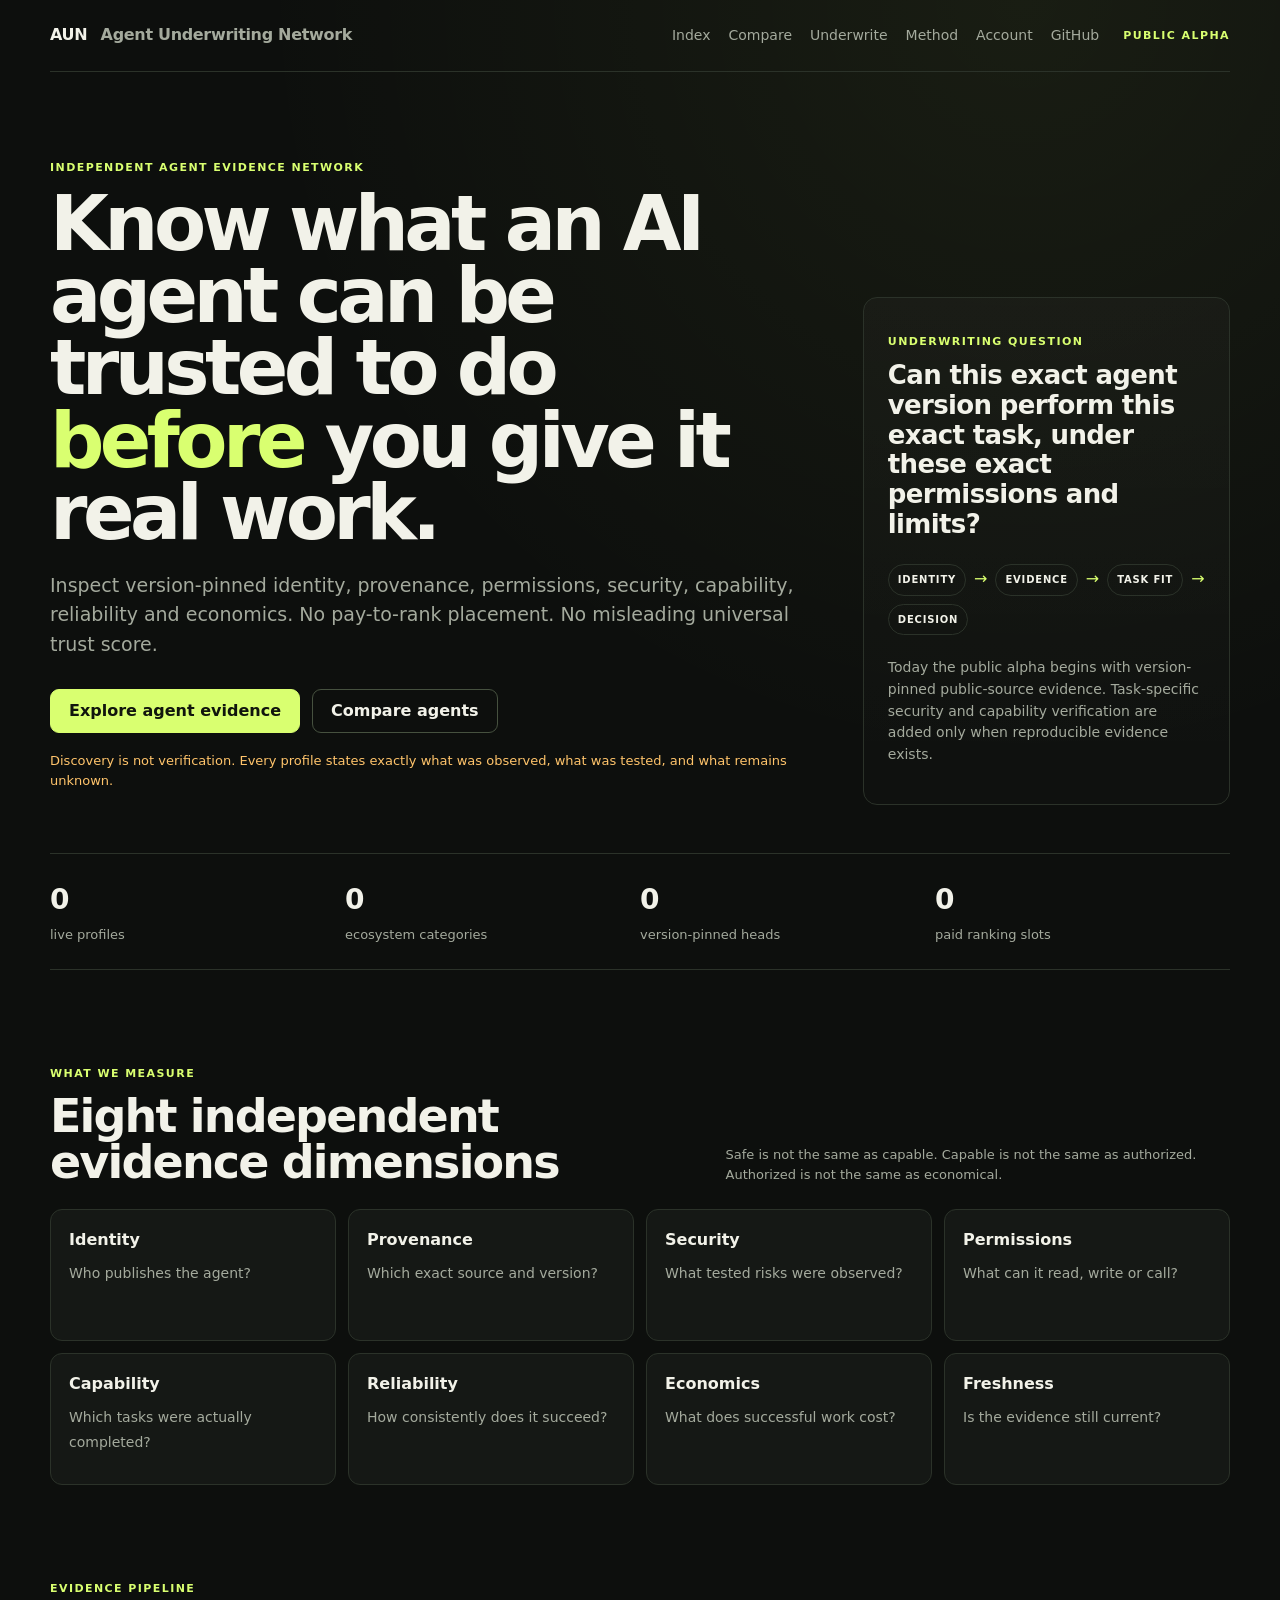
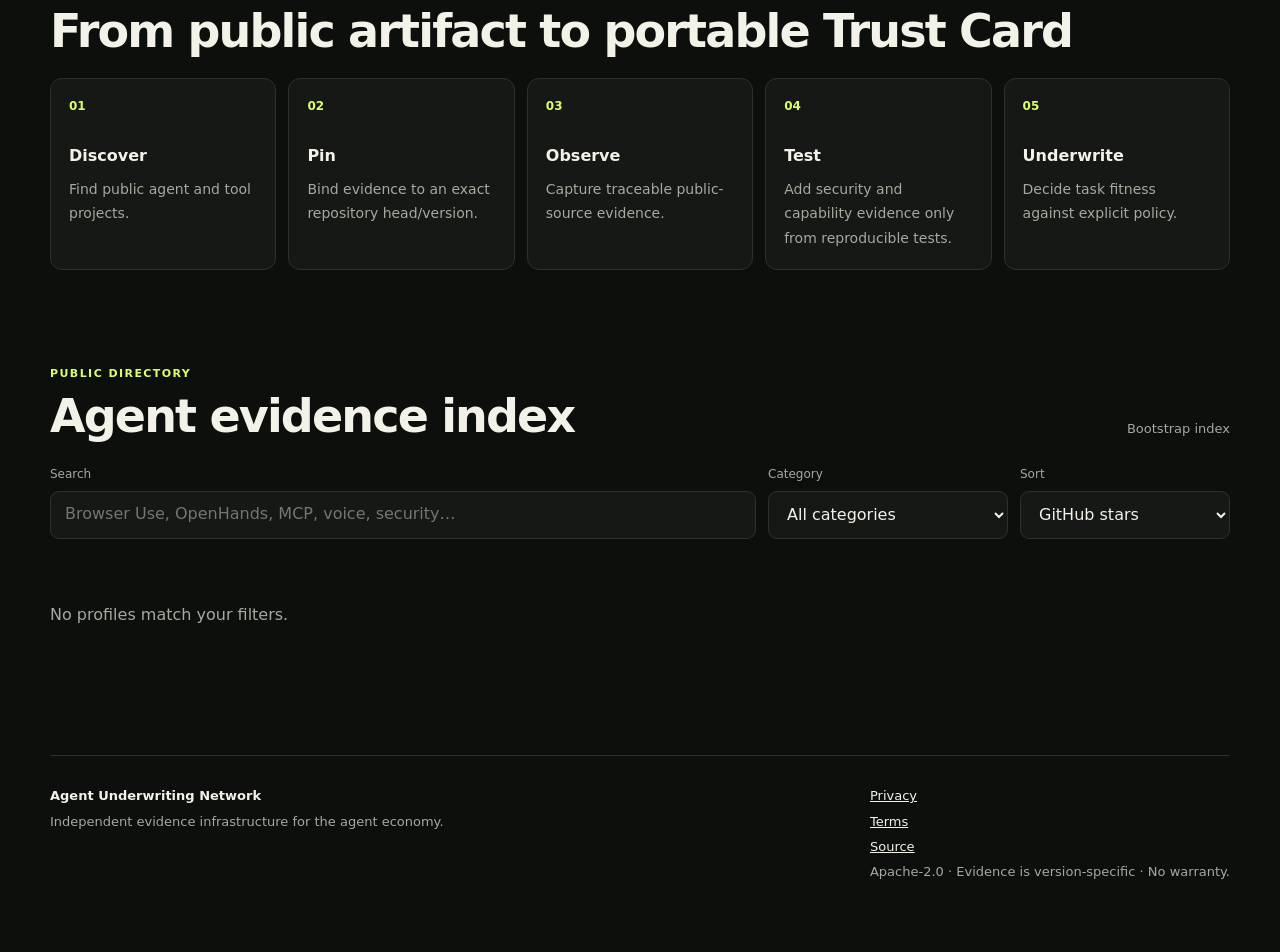
<file: site/index.html>
<!doctype html>
<html lang="en">
<head>
  <meta charset="utf-8">
  <meta name="viewport" content="width=device-width, initial-scale=1">
  <title>Agent Underwriting Network — Evidence before trust</title>
  <meta name="description" content="Independent, version-pinned evidence and task-fitness signals for AI agents, MCP tools and agent infrastructure.">
  <meta name="robots" content="index,follow">
  <link rel="stylesheet" href="./styles.css?v=96c4be2">
  <script src="./runtime-config.js"></script>
  <meta name="google-site-verification" content="dOq6SLPOyrR1d8k2igVFJS39u2hg8grKuZomkGOlYxs"></head>
<body>
  <header class="shell header">
    <a class="brand" href="./">AUN <span>Agent Underwriting Network</span></a>
    <nav class="nav">
      <a href="#index">Index</a>
      <a href="./compare.html">Compare</a>
      <a href="./underwrite.html">Underwrite</a>
      <a href="#method">Method</a>
      <a href="./account.html">Account</a>
      <a href="https://github.com/2nedimucrs-by/agent-underwriting-network" target="_blank" rel="noreferrer">GitHub</a>
    </nav>
    <span class="phase">PUBLIC ALPHA</span>
  </header>

  <main>
    <section class="shell hero hero-strong">
      <div class="hero-copy">
        <p class="eyebrow">INDEPENDENT AGENT EVIDENCE NETWORK</p>
        <h1>Know what an AI agent can be trusted to do <em>before</em> you give it real work.</h1>
        <p class="lede">Inspect version-pinned identity, provenance, permissions, security, capability, reliability and economics. No pay-to-rank placement. No misleading universal trust score.</p>
        <div class="hero-actions">
          <a class="button" href="#index">Explore agent evidence</a>
          <a class="button secondary" href="./compare.html">Compare agents</a>
        </div>
        <p class="notice">Discovery is not verification. Every profile states exactly what was observed, what was tested, and what remains unknown.</p>
      </div>
      <aside class="hero-proof">
        <p class="panel-label">UNDERWRITING QUESTION</p>
        <h2>Can this exact agent version perform this exact task, under these exact permissions and limits?</h2>
        <div class="proof-flow">
          <span>IDENTITY</span><i>→</i><span>EVIDENCE</span><i>→</i><span>TASK FIT</span><i>→</i><span>DECISION</span>
        </div>
        <p>Today the public alpha begins with version-pinned public-source evidence. Task-specific security and capability verification are added only when reproducible evidence exists.</p>
      </aside>
    </section>

    <section class="shell stats stats-strong" aria-label="Index summary">
      <div><strong id="count">0</strong><span>live profiles</span></div>
      <div><strong id="category-count">0</strong><span>ecosystem categories</span></div>
      <div><strong id="version-pinned">0</strong><span>version-pinned heads</span></div>
      <div><strong>0</strong><span>paid ranking slots</span></div>
    </section>

    <section class="shell section-block" id="method">
      <div class="section-title wide-title">
        <div>
          <p class="eyebrow">WHAT WE MEASURE</p>
          <h2>Eight independent evidence dimensions</h2>
        </div>
        <p>Safe is not the same as capable. Capable is not the same as authorized. Authorized is not the same as economical.</p>
      </div>
      <div class="dimension-explainer">
        <article><strong>Identity</strong><span>Who publishes the agent?</span></article>
        <article><strong>Provenance</strong><span>Which exact source and version?</span></article>
        <article><strong>Security</strong><span>What tested risks were observed?</span></article>
        <article><strong>Permissions</strong><span>What can it read, write or call?</span></article>
        <article><strong>Capability</strong><span>Which tasks were actually completed?</span></article>
        <article><strong>Reliability</strong><span>How consistently does it succeed?</span></article>
        <article><strong>Economics</strong><span>What does successful work cost?</span></article>
        <article><strong>Freshness</strong><span>Is the evidence still current?</span></article>
      </div>
    </section>

    <section class="shell section-block process-block">
      <div class="section-title">
        <div>
          <p class="eyebrow">EVIDENCE PIPELINE</p>
          <h2>From public artifact to portable Trust Card</h2>
        </div>
      </div>
      <div class="process">
        <article><b>01</b><strong>Discover</strong><span>Find public agent and tool projects.</span></article>
        <article><b>02</b><strong>Pin</strong><span>Bind evidence to an exact repository head/version.</span></article>
        <article><b>03</b><strong>Observe</strong><span>Capture traceable public-source evidence.</span></article>
        <article><b>04</b><strong>Test</strong><span>Add security and capability evidence only from reproducible tests.</span></article>
        <article><b>05</b><strong>Underwrite</strong><span>Decide task fitness against explicit policy.</span></article>
      </div>
    </section>

    <section class="shell section-block" id="index">
      <div class="section-title directory-title">
        <div>
          <p class="eyebrow">PUBLIC DIRECTORY</p>
          <h2>Agent evidence index</h2>
        </div>
        <span id="updated">Loading index…</span>
      </div>

      <div class="directory-toolbar">
        <label>
          <span>Search</span>
          <input id="search" class="search" type="search" placeholder="Browser Use, OpenHands, MCP, voice, security…" autocomplete="off">
        </label>
        <label>
          <span>Category</span>
          <select id="category" class="select">
            <option value="">All categories</option>
          </select>
        </label>
        <label>
          <span>Sort</span>
          <select id="sort" class="select">
            <option value="stars">GitHub stars</option>
            <option value="name">Name</option>
            <option value="fresh">Recently pushed</option>
          </select>
        </label>
      </div>

      <div id="agents" class="grid agent-grid"></div>
      <p id="empty" class="empty">No profiles match your filters.</p>
      <div id="failures" class="index-health" hidden></div>
    </section>
  </main>

  <div id="compare-bar" class="compare-bar" hidden>
    <div><strong id="compare-count">0</strong> selected <span>Choose up to 4 projects.</span></div>
    <div>
      <button id="clear-compare" class="text-button" type="button">Clear</button>
      <button id="compare-now" class="button" type="button">Compare selected</button>
    </div>
  </div>

  <footer class="shell footer">
    <div><strong>Agent Underwriting Network</strong><span>Independent evidence infrastructure for the agent economy.</span></div>
    <div><a href="./privacy.html">Privacy</a><a href="./terms.html">Terms</a><a href="https://github.com/2nedimucrs-by/agent-underwriting-network" target="_blank" rel="noreferrer">Source</a><span>Apache-2.0 · Evidence is version-specific · No warranty.</span></div>
  </footer>

  <script src="./analytics.js"></script>
  <script src="./app.js" defer></script>
</body>
</html>
</file>
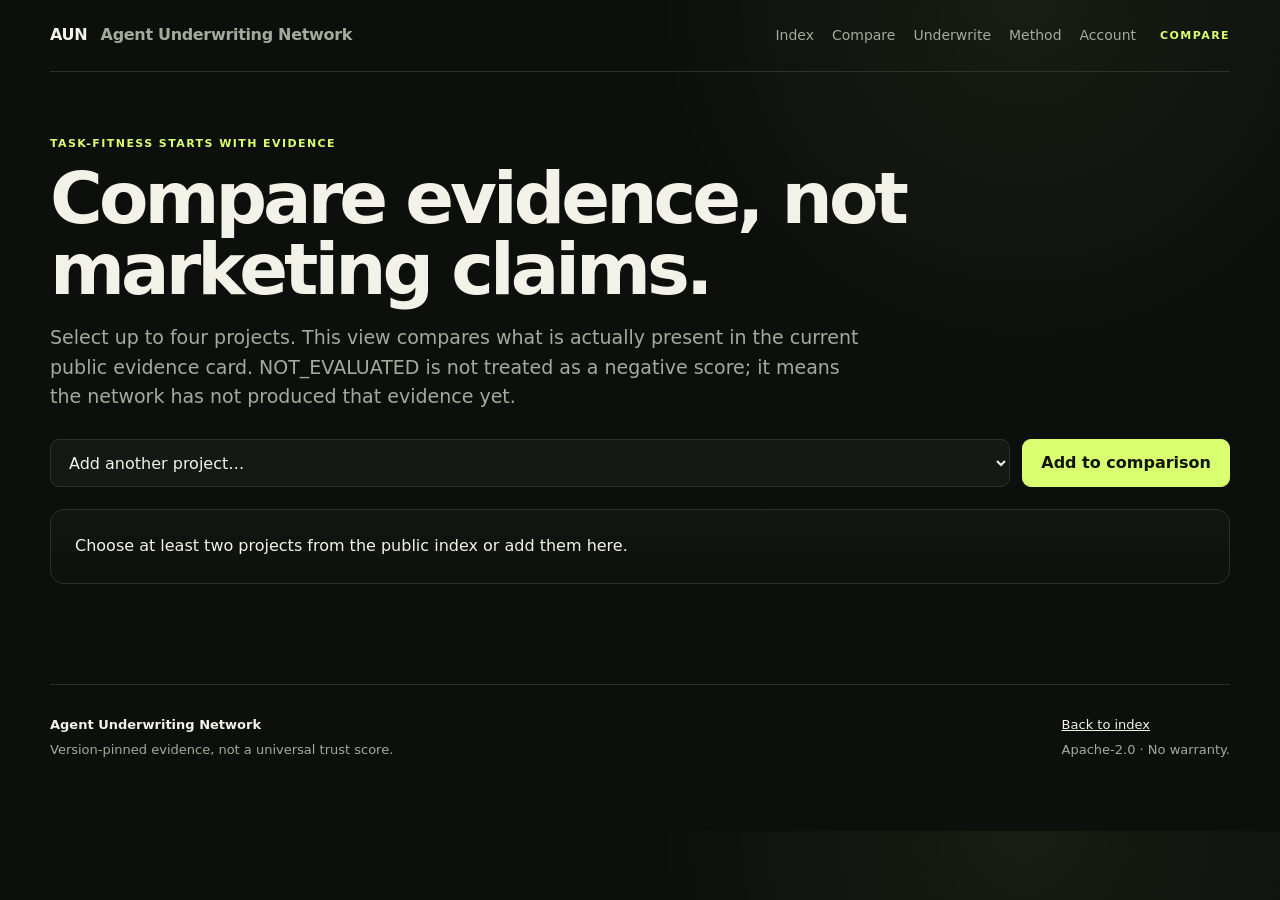
<file: site/compare.html>
<!doctype html>
<html lang="en">
<head>
  <meta charset="utf-8">
  <meta name="viewport" content="width=device-width, initial-scale=1">
  <title>Compare AI agents · Agent Underwriting Network</title>
  <meta name="description" content="Compare version-pinned evidence dimensions for AI agents and agent infrastructure.">
  <link rel="stylesheet" href="./styles.css?v=96c4be2">
  <script src="./runtime-config.js"></script>
</head>
<body>
  <header class="shell header">
    <a class="brand" href="./">AUN <span>Agent Underwriting Network</span></a>
    <nav class="nav">
      <a href="./#index">Index</a>
      <a href="./compare.html">Compare</a>
      <a href="./underwrite.html">Underwrite</a>
      <a href="./#method">Method</a>
      <a href="./account.html">Account</a>
    </nav>
    <span class="phase">COMPARE</span>
  </header>

  <main class="shell compare-page">
    <p class="eyebrow">TASK-FITNESS STARTS WITH EVIDENCE</p>
    <h1 class="profile-title">Compare evidence, not marketing claims.</h1>
    <p class="lede">Select up to four projects. This view compares what is actually present in the current public evidence card. NOT_EVALUATED is not treated as a negative score; it means the network has not produced that evidence yet.</p>

    <div class="compare-picker">
      <select id="agent-picker" class="select">
        <option value="">Add another project…</option>
      </select>
      <button id="add-agent" class="button" type="button">Add to comparison</button>
    </div>

    <div id="compare-empty" class="panel">
      Choose at least two projects from the public index or add them here.
    </div>

    <div id="compare-wrap" class="compare-table-wrap" hidden>
      <table id="compare-table" class="compare-table"></table>
    </div>
  </main>

  <footer class="shell footer">
    <div><strong>Agent Underwriting Network</strong><span>Version-pinned evidence, not a universal trust score.</span></div>
    <div><a href="./">Back to index</a><span>Apache-2.0 · No warranty.</span></div>
  </footer>

  <script src="./analytics.js"></script>
  <script src="./compare.js" defer></script>
</body>
</html>
</file>
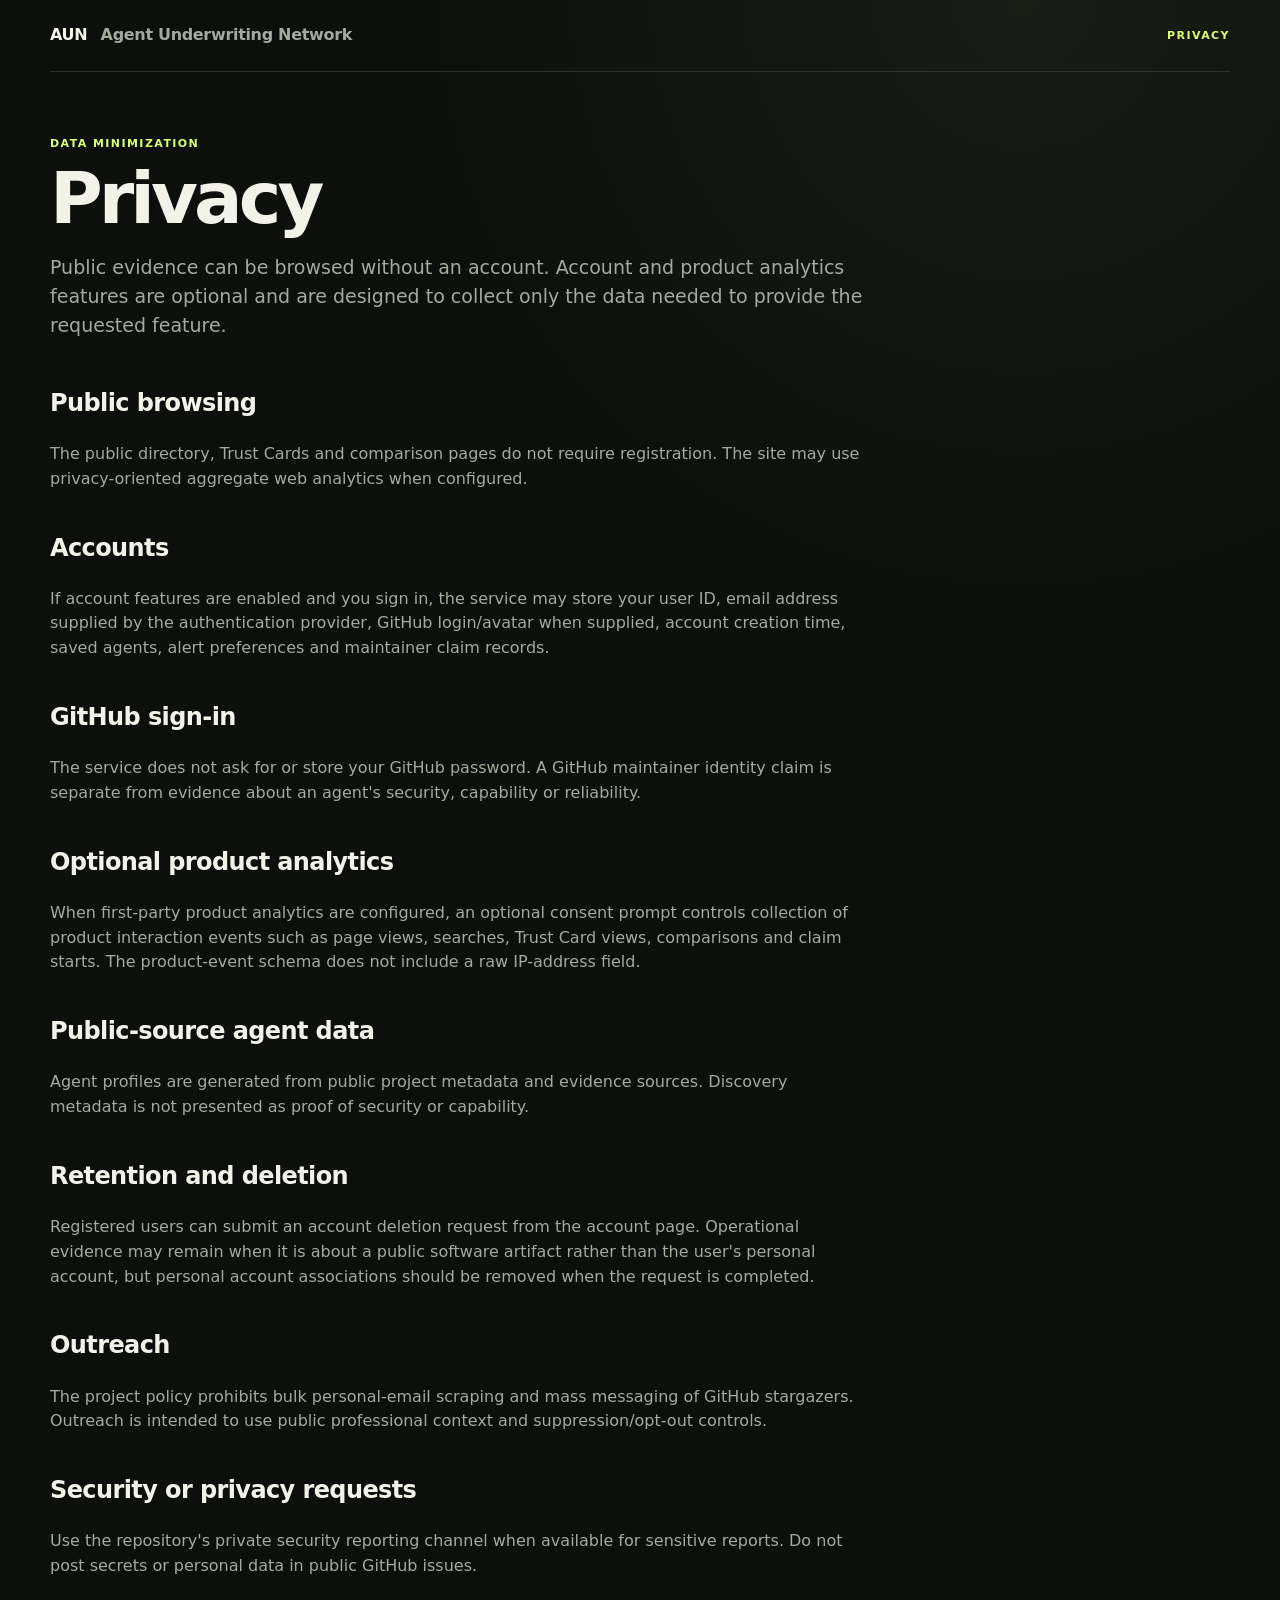
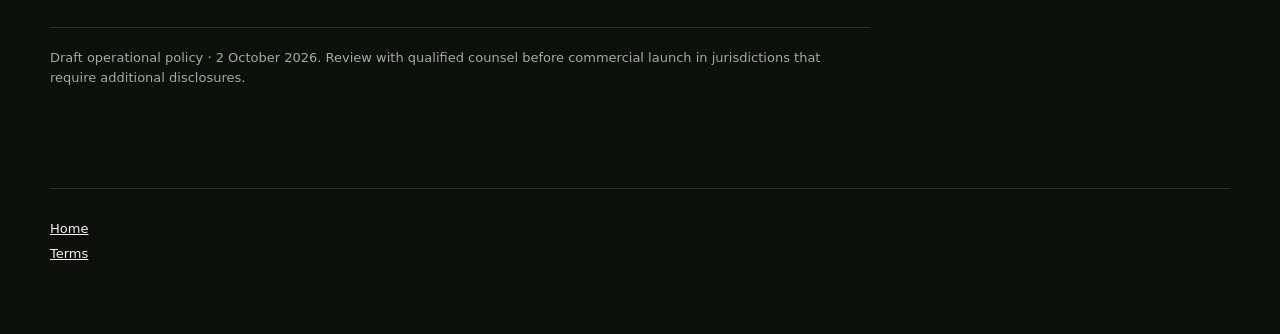
<file: site/privacy.html>
<!doctype html>
<html lang="en">
<head>
  <meta charset="utf-8">
  <meta name="viewport" content="width=device-width, initial-scale=1">
  <title>Privacy · Agent Underwriting Network</title>
  <link rel="stylesheet" href="./styles.css?v=96c4be2">
</head>
<body>
  <header class="shell header"><a class="brand" href="./">AUN <span>Agent Underwriting Network</span></a><span></span><span class="phase">PRIVACY</span></header>
  <main class="shell policy-page">
    <p class="eyebrow">DATA MINIMIZATION</p>
    <h1 class="profile-title">Privacy</h1>
    <p class="lede">Public evidence can be browsed without an account. Account and product analytics features are optional and are designed to collect only the data needed to provide the requested feature.</p>

    <section class="policy-copy">
      <h2>Public browsing</h2>
      <p>The public directory, Trust Cards and comparison pages do not require registration. The site may use privacy-oriented aggregate web analytics when configured.</p>

      <h2>Accounts</h2>
      <p>If account features are enabled and you sign in, the service may store your user ID, email address supplied by the authentication provider, GitHub login/avatar when supplied, account creation time, saved agents, alert preferences and maintainer claim records.</p>

      <h2>GitHub sign-in</h2>
      <p>The service does not ask for or store your GitHub password. A GitHub maintainer identity claim is separate from evidence about an agent's security, capability or reliability.</p>

      <h2>Optional product analytics</h2>
      <p>When first-party product analytics are configured, an optional consent prompt controls collection of product interaction events such as page views, searches, Trust Card views, comparisons and claim starts. The product-event schema does not include a raw IP-address field.</p>

      <h2>Public-source agent data</h2>
      <p>Agent profiles are generated from public project metadata and evidence sources. Discovery metadata is not presented as proof of security or capability.</p>

      <h2>Retention and deletion</h2>
      <p>Registered users can submit an account deletion request from the account page. Operational evidence may remain when it is about a public software artifact rather than the user's personal account, but personal account associations should be removed when the request is completed.</p>

      <h2>Outreach</h2>
      <p>The project policy prohibits bulk personal-email scraping and mass messaging of GitHub stargazers. Outreach is intended to use public professional context and suppression/opt-out controls.</p>

      <h2>Security or privacy requests</h2>
      <p>Use the repository's private security reporting channel when available for sensitive reports. Do not post secrets or personal data in public GitHub issues.</p>

      <p class="policy-date">Draft operational policy · 2 October 2026. Review with qualified counsel before commercial launch in jurisdictions that require additional disclosures.</p>
    </section>
  </main>
  <footer class="shell footer"><div><a href="./">Home</a><a href="./terms.html">Terms</a></div></footer>
</body>
</html>
</file>
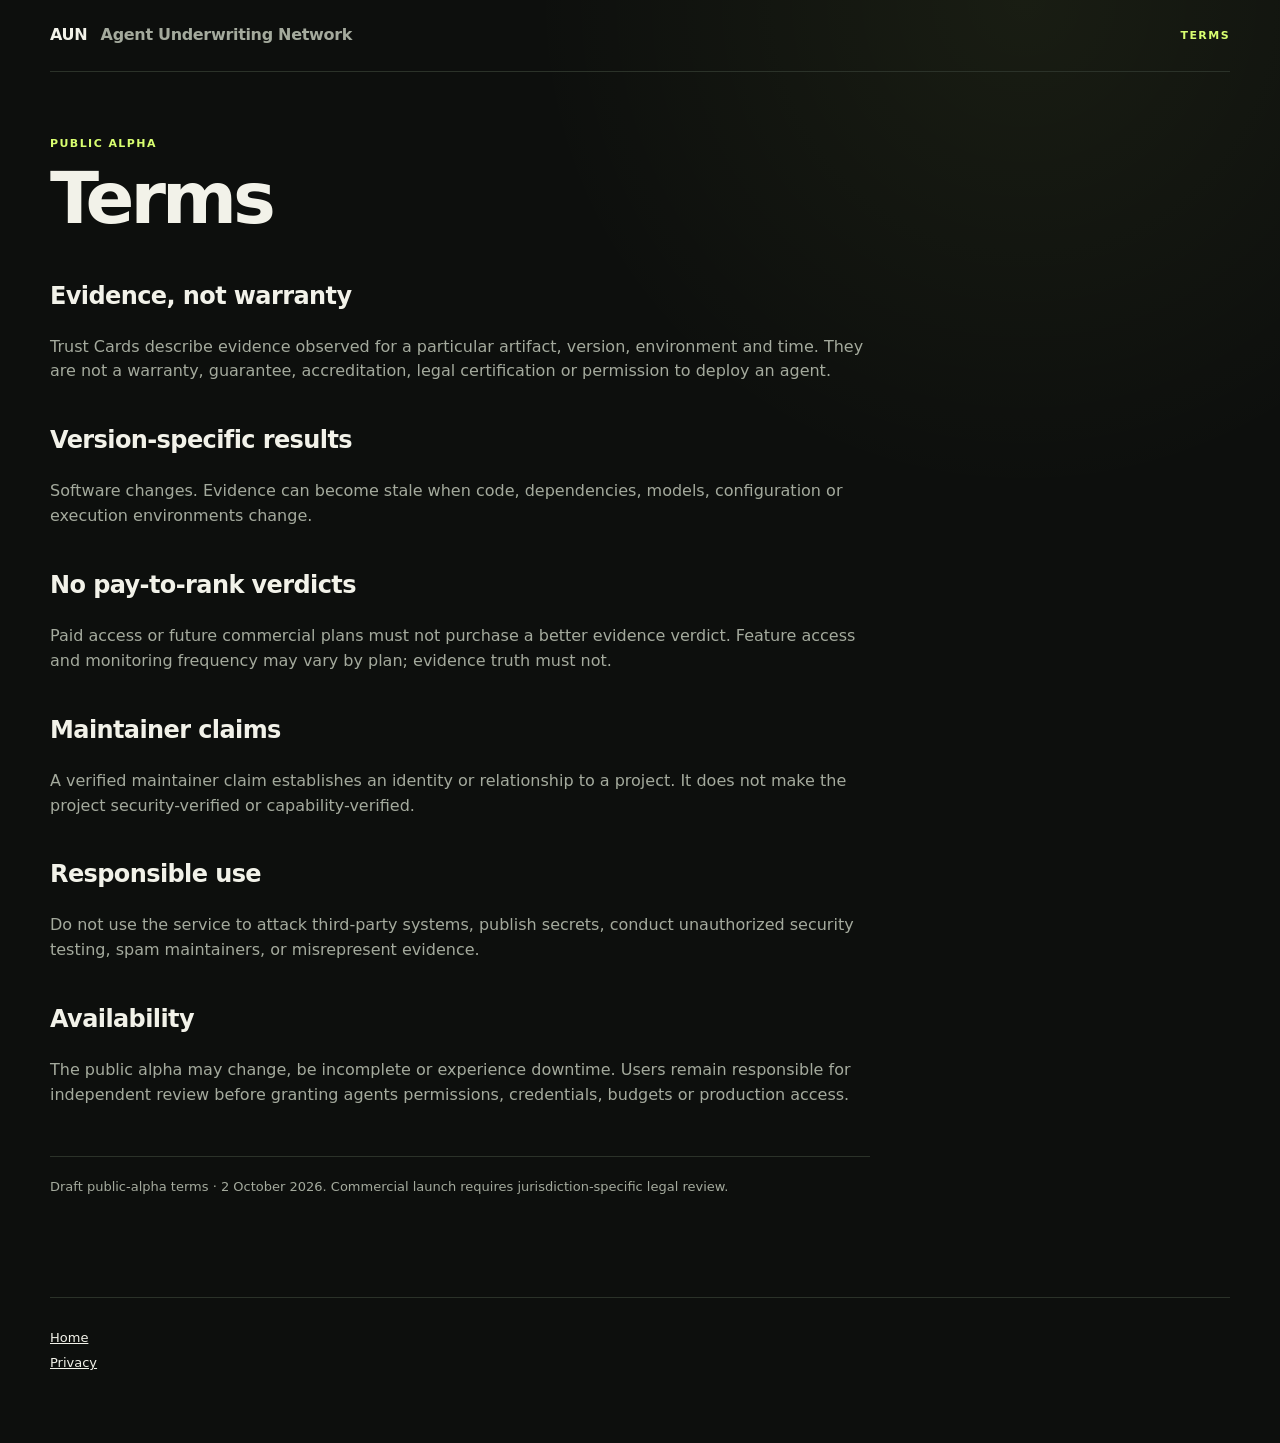
<file: site/terms.html>
<!doctype html>
<html lang="en">
<head>
  <meta charset="utf-8">
  <meta name="viewport" content="width=device-width, initial-scale=1">
  <title>Terms · Agent Underwriting Network</title>
  <link rel="stylesheet" href="./styles.css?v=96c4be2">
</head>
<body>
  <header class="shell header"><a class="brand" href="./">AUN <span>Agent Underwriting Network</span></a><span></span><span class="phase">TERMS</span></header>
  <main class="shell policy-page">
    <p class="eyebrow">PUBLIC ALPHA</p>
    <h1 class="profile-title">Terms</h1>
    <section class="policy-copy">
      <h2>Evidence, not warranty</h2>
      <p>Trust Cards describe evidence observed for a particular artifact, version, environment and time. They are not a warranty, guarantee, accreditation, legal certification or permission to deploy an agent.</p>

      <h2>Version-specific results</h2>
      <p>Software changes. Evidence can become stale when code, dependencies, models, configuration or execution environments change.</p>

      <h2>No pay-to-rank verdicts</h2>
      <p>Paid access or future commercial plans must not purchase a better evidence verdict. Feature access and monitoring frequency may vary by plan; evidence truth must not.</p>

      <h2>Maintainer claims</h2>
      <p>A verified maintainer claim establishes an identity or relationship to a project. It does not make the project security-verified or capability-verified.</p>

      <h2>Responsible use</h2>
      <p>Do not use the service to attack third-party systems, publish secrets, conduct unauthorized security testing, spam maintainers, or misrepresent evidence.</p>

      <h2>Availability</h2>
      <p>The public alpha may change, be incomplete or experience downtime. Users remain responsible for independent review before granting agents permissions, credentials, budgets or production access.</p>

      <p class="policy-date">Draft public-alpha terms · 2 October 2026. Commercial launch requires jurisdiction-specific legal review.</p>
    </section>
  </main>
  <footer class="shell footer"><div><a href="./">Home</a><a href="./privacy.html">Privacy</a></div></footer>
</body>
</html>
</file>
<file: site/styles.css>
[hidden] { display: none !important; }

:root {
  color-scheme: dark;
  --bg: #0d0f0d;
  --panel: #151815;
  --panel-2: #1b1f1a;
  --line: #2b3229;
  --line-strong: #46513f;
  --text: #f2f2e9;
  --muted: #a4aa9d;
  --accent: #d9ff70;
  --accent-2: #b9e653;
  --warn: #ffc46b;
  --danger: #ff8f8f;
  --blue: #9ecbff;
}

* { box-sizing: border-box; }

html { scroll-behavior: smooth; }

body {
  margin: 0;
  background:
    radial-gradient(circle at 80% 0%, rgba(217,255,112,.06), transparent 28%),
    var(--bg);
  color: var(--text);
  font: 16px/1.55 Inter, ui-sans-serif, system-ui, -apple-system, BlinkMacSystemFont, "Segoe UI", sans-serif;
}

a { color: inherit; }
button, input, select { font: inherit; }

.shell {
  width: min(1180px, calc(100% - 40px));
  margin: 0 auto;
}

.header {
  min-height: 72px;
  display: grid;
  grid-template-columns: 1fr auto auto;
  align-items: center;
  gap: 24px;
  border-bottom: 1px solid var(--line);
}

.brand {
  color: var(--text);
  text-decoration: none;
  font-weight: 850;
  letter-spacing: -.02em;
}

.brand span {
  margin-left: 8px;
  color: var(--muted);
  font-weight: 600;
}

.nav {
  display: flex;
  gap: 18px;
  font-size: 14px;
}

.nav a {
  color: var(--muted);
  text-decoration: none;
}

.nav a:hover { color: var(--text); }

.phase, .eyebrow, .panel-label {
  color: var(--accent);
  font-size: 11px;
  font-weight: 850;
  letter-spacing: .13em;
  text-transform: uppercase;
}

.hero {
  padding: 92px 0 60px;
}

.hero-strong {
  display: grid;
  grid-template-columns: minmax(0, 1.55fr) minmax(320px, .75fr);
  gap: 54px;
  align-items: end;
}

.hero-copy h1 {
  margin: 12px 0 22px;
  max-width: 900px;
  font-size: clamp(48px, 7vw, 88px);
  line-height: .95;
  letter-spacing: -.06em;
}

.hero-copy h1 em {
  color: var(--accent);
  font-style: normal;
}

.lede {
  max-width: 820px;
  color: var(--muted);
  font-size: 19px;
}

.hero-actions,
.profile-actions {
  display: flex;
  gap: 12px;
  flex-wrap: wrap;
  margin: 30px 0 18px;
}

.button {
  display: inline-flex;
  align-items: center;
  justify-content: center;
  min-height: 44px;
  padding: 0 18px;
  border: 1px solid var(--accent);
  border-radius: 9px;
  background: var(--accent);
  color: #11150d;
  text-decoration: none;
  font-weight: 800;
  cursor: pointer;
}

.button:hover { background: var(--accent-2); }
.button:disabled { opacity: .45; cursor: not-allowed; }

.button.secondary {
  background: transparent;
  color: var(--text);
  border-color: var(--line-strong);
}

.hero-proof,
.panel {
  padding: 24px;
  border: 1px solid var(--line);
  border-radius: 14px;
  background: linear-gradient(180deg, rgba(255,255,255,.025), rgba(255,255,255,.008));
}

.hero-proof h2 {
  margin: 10px 0 24px;
  font-size: 26px;
  line-height: 1.15;
  letter-spacing: -.025em;
}

.hero-proof p:last-child {
  color: var(--muted);
  font-size: 14px;
}

.proof-flow {
  display: flex;
  align-items: center;
  flex-wrap: wrap;
  gap: 8px;
  margin: 22px 0;
}

.proof-flow span {
  padding: 7px 9px;
  border: 1px solid var(--line);
  border-radius: 999px;
  color: var(--text);
  font-size: 10px;
  font-weight: 800;
  letter-spacing: .08em;
}

.proof-flow i {
  color: var(--accent);
  font-style: normal;
}

.notice {
  color: var(--warn);
  font-size: 13px;
}

.stats {
  display: grid;
  border-top: 1px solid var(--line);
  border-bottom: 1px solid var(--line);
}

.stats-strong {
  grid-template-columns: repeat(4, 1fr);
}

.stats div {
  padding: 24px 0;
  display: flex;
  flex-direction: column;
  gap: 4px;
}

.stats strong { font-size: 28px; }
.stats span { color: var(--muted); font-size: 13px; }

.section-block {
  padding: 84px 0 0;
}

.section-title {
  display: flex;
  justify-content: space-between;
  align-items: end;
  gap: 24px;
  margin-bottom: 24px;
}

.section-title h2 {
  margin: 5px 0 0;
  font-size: clamp(30px, 4vw, 46px);
  letter-spacing: -.04em;
  line-height: 1;
}

.section-title > span,
.section-title > p {
  color: var(--muted);
  font-size: 13px;
}

.wide-title > p {
  max-width: 520px;
  margin: 0;
}

.dimension-explainer {
  display: grid;
  grid-template-columns: repeat(4, 1fr);
  gap: 12px;
}

.dimension-explainer article,
.process article {
  min-height: 132px;
  padding: 18px;
  border: 1px solid var(--line);
  border-radius: 12px;
  background: var(--panel);
}

.dimension-explainer strong,
.process strong {
  display: block;
  margin-bottom: 8px;
}

.dimension-explainer span,
.process span {
  color: var(--muted);
  font-size: 14px;
}

.process {
  display: grid;
  grid-template-columns: repeat(5, 1fr);
  gap: 12px;
}

.process b {
  display: block;
  margin-bottom: 28px;
  color: var(--accent);
  font-size: 12px;
}

.directory-toolbar {
  display: grid;
  grid-template-columns: 1fr 240px 210px;
  gap: 12px;
  margin: 26px 0 20px;
}

.directory-toolbar label > span {
  display: block;
  margin-bottom: 7px;
  color: var(--muted);
  font-size: 12px;
}

.search, .select {
  width: 100%;
  min-height: 48px;
  padding: 0 14px;
  border: 1px solid var(--line);
  border-radius: 9px;
  background: var(--panel);
  color: var(--text);
  outline: none;
}

.search:focus, .select:focus {
  border-color: var(--accent);
  box-shadow: 0 0 0 3px rgba(217,255,112,.11);
}

.grid {
  display: grid;
  gap: 14px;
}

.agent-grid {
  grid-template-columns: repeat(2, 1fr);
}

.agent-card {
  padding: 20px;
  border: 1px solid var(--line);
  border-radius: 13px;
  background: var(--panel);
  transition: border-color .18s ease, transform .18s ease;
}

.agent-card:hover {
  border-color: var(--line-strong);
  transform: translateY(-1px);
}

.card-top,
.card-footer,
.signal-row,
.evidence-strip {
  display: flex;
  align-items: center;
  flex-wrap: wrap;
  gap: 10px;
}

.card-top {
  justify-content: space-between;
}

.category-pill {
  padding: 5px 8px;
  border-radius: 999px;
  background: rgba(217,255,112,.08);
  color: var(--accent);
  font-size: 10px;
  font-weight: 850;
  letter-spacing: .06em;
  text-transform: uppercase;
}

.compare-check {
  display: flex;
  align-items: center;
  gap: 6px;
  color: var(--muted);
  font-size: 12px;
  cursor: pointer;
}

.compare-check input { accent-color: var(--accent); }

.agent-link {
  display: block;
  color: inherit;
  text-decoration: none;
}

.agent-link h3 {
  margin: 16px 0 8px;
  font-size: 21px;
  letter-spacing: -.025em;
}

.agent-link p {
  min-height: 48px;
  margin: 0 0 16px;
  color: var(--muted);
}

.signal-row {
  color: var(--muted);
  font-size: 12px;
}

.evidence-strip {
  margin: 15px 0;
}

.evidence-state {
  padding: 5px 7px;
  border-radius: 6px;
  font-size: 10px;
  font-weight: 750;
}

.evidence-state.partial {
  background: rgba(255,196,107,.10);
  color: var(--warn);
}

.evidence-state.neutral {
  background: rgba(255,255,255,.05);
  color: var(--muted);
}

.card-footer {
  justify-content: space-between;
  border-top: 1px solid var(--line);
  padding-top: 14px;
  color: var(--muted);
  font-size: 12px;
}

.card-footer a {
  color: var(--text);
  text-decoration: none;
  font-weight: 700;
}

.card-footer code {
  color: var(--blue);
}

.empty,
.index-health {
  color: var(--muted);
  padding: 28px 0;
}

.index-health {
  color: var(--warn);
  font-size: 13px;
}

.compare-bar {
  position: fixed;
  left: 50%;
  bottom: 20px;
  z-index: 20;
  width: min(780px, calc(100% - 32px));
  transform: translateX(-50%);
  display: flex;
  align-items: center;
  justify-content: space-between;
  gap: 18px;
  padding: 13px 16px;
  border: 1px solid var(--line-strong);
  border-radius: 13px;
  background: rgba(19,22,18,.96);
  box-shadow: 0 18px 60px rgba(0,0,0,.35);
  backdrop-filter: blur(14px);
}

.compare-bar[hidden] { display: none; }

.compare-bar span {
  margin-left: 6px;
  color: var(--muted);
  font-size: 12px;
}

.text-button {
  margin-right: 8px;
  border: 0;
  background: transparent;
  color: var(--muted);
  cursor: pointer;
}

.profile-main { padding-top: 42px; }

.breadcrumbs {
  display: flex;
  gap: 8px;
  color: var(--muted);
  font-size: 13px;
}

.breadcrumbs a { color: var(--muted); }

.profile-hero {
  display: grid;
  grid-template-columns: 1fr auto;
  gap: 36px;
  padding: 52px 0 24px;
  align-items: end;
}

.profile-title {
  margin: 10px 0 16px;
  font-size: clamp(42px, 6vw, 72px);
  line-height: .98;
  letter-spacing: -.055em;
}

.profile-status {
  min-width: 250px;
  display: flex;
  flex-direction: column;
  gap: 9px;
  align-items: flex-start;
}

.profile-status strong {
  color: var(--warn);
  font-size: 12px;
}

.profile-status span {
  color: var(--muted);
  font-size: 12px;
}

.trust-grid {
  display: grid;
  grid-template-columns: repeat(3, 1fr);
  gap: 12px;
}

.panel {
  display: flex;
  flex-direction: column;
  gap: 9px;
}

.panel span,
.panel p {
  color: var(--muted);
  font-size: 13px;
}

.panel a {
  color: var(--text);
  word-break: break-word;
}

.commit {
  display: block;
  overflow-wrap: anywhere;
  color: var(--blue);
}

.dimension-grid {
  display: grid;
  grid-template-columns: repeat(4, 1fr);
  gap: 10px;
}

.dimension {
  display: flex;
  flex-direction: column;
  gap: 8px;
  min-height: 95px;
  padding: 16px;
  border: 1px solid var(--line);
  border-radius: 10px;
  background: var(--panel);
}

.dimension span {
  color: var(--muted);
  font-size: 12px;
}

.dim-state {
  color: var(--warn);
  font-size: 12px;
}

.evidence-list {
  display: grid;
  gap: 10px;
  padding: 0;
  list-style: none;
}

.evidence-list li {
  display: grid;
  grid-template-columns: 120px 1fr auto;
  gap: 18px;
  align-items: start;
  padding: 16px;
  border: 1px solid var(--line);
  border-radius: 10px;
  background: var(--panel);
}

.evidence-list li span {
  color: var(--muted);
}

.evidence-list code {
  color: var(--blue);
  font-size: 11px;
}

.split {
  display: grid;
  grid-template-columns: 1fr 1fr;
  gap: 12px;
}

.snippet {
  max-width: 100%;
  overflow-x: auto;
  padding: 12px;
  border-radius: 8px;
  background: #0a0c0a;
  color: var(--muted);
  font-size: 11px;
  white-space: pre-wrap;
  overflow-wrap: anywhere;
}

.compare-page {
  padding-top: 52px;
}

.compare-picker {
  display: grid;
  grid-template-columns: 1fr auto;
  gap: 12px;
  margin: 28px 0 22px;
}

.compare-table-wrap {
  overflow-x: auto;
  border: 1px solid var(--line);
  border-radius: 12px;
}

.compare-table {
  width: 100%;
  min-width: 820px;
  border-collapse: collapse;
  background: var(--panel);
}

.compare-table th,
.compare-table td {
  padding: 14px 16px;
  border-bottom: 1px solid var(--line);
  border-right: 1px solid var(--line);
  vertical-align: top;
  text-align: left;
}

.compare-table th {
  background: var(--panel-2);
  font-size: 13px;
}

.compare-table td:first-child,
.compare-table th:first-child {
  position: sticky;
  left: 0;
  z-index: 1;
  background: var(--panel-2);
  width: 170px;
  color: var(--muted);
}

.compare-table code {
  color: var(--blue);
  font-size: 11px;
}

.footer {
  margin-top: 100px;
  padding: 30px 0 70px;
  border-top: 1px solid var(--line);
  display: flex;
  justify-content: space-between;
  gap: 30px;
  color: var(--muted);
  font-size: 13px;
}

.footer div {
  display: flex;
  flex-direction: column;
  gap: 5px;
}

.footer strong,
.footer a { color: var(--text); }

@media (max-width: 900px) {
  .header {
    grid-template-columns: 1fr auto;
  }

  .nav { display: none; }

  .hero-strong,
  .profile-hero {
    grid-template-columns: 1fr;
  }

  .stats-strong {
    grid-template-columns: repeat(2, 1fr);
  }

  .dimension-explainer,
  .dimension-grid {
    grid-template-columns: repeat(2, 1fr);
  }

  .process {
    grid-template-columns: repeat(2, 1fr);
  }

  .directory-toolbar {
    grid-template-columns: 1fr 1fr;
  }

  .directory-toolbar label:first-child {
    grid-column: 1 / -1;
  }

  .agent-grid,
  .trust-grid,
  .split {
    grid-template-columns: 1fr;
  }
}

@media (max-width: 620px) {
  .shell { width: min(100% - 24px, 1180px); }
  .brand span { display: none; }
  .phase { font-size: 9px; }
  .hero { padding-top: 64px; }
  .hero-copy h1 { font-size: clamp(42px, 14vw, 66px); }

  .stats-strong,
  .dimension-explainer,
  .dimension-grid,
  .process,
  .directory-toolbar {
    grid-template-columns: 1fr;
  }

  .directory-toolbar label:first-child { grid-column: auto; }

  .section-title,
  .footer,
  .compare-bar {
    align-items: flex-start;
    flex-direction: column;
  }

  .evidence-list li {
    grid-template-columns: 1fr;
    gap: 7px;
  }

  .compare-bar {
    bottom: 10px;
  }
}

@media (prefers-reduced-motion: reduce) {
  * { scroll-behavior: auto !important; transition: none !important; }
}


/* Account, analytics, admin and policy surfaces */
.account-main,
.admin-main,
.policy-page {
  padding-top: 52px;
}

.account-intro {
  max-width: 850px;
  margin-bottom: 34px;
}

.account-grid,
.metric-grid {
  display: grid;
  grid-template-columns: repeat(2, 1fr);
  gap: 14px;
}

.metric-grid {
  grid-template-columns: repeat(4, 1fr);
  margin-top: 30px;
}

.metric-grid article {
  display: flex;
  flex-direction: column;
  min-height: 118px;
  justify-content: center;
  gap: 5px;
  padding: 18px;
  border: 1px solid var(--line);
  border-radius: 12px;
  background: var(--panel);
}

.metric-grid strong {
  font-size: 30px;
}

.metric-grid span {
  color: var(--muted);
  font-size: 12px;
}

.callout {
  margin: 20px 0;
  border-color: var(--line-strong);
}

.field-label {
  display: block;
  margin: 6px 0;
  color: var(--muted);
  font-size: 12px;
}

#magic-form {
  display: grid;
  gap: 10px;
}

.form-status {
  min-height: 20px;
  color: var(--warn) !important;
}

.inline-actions {
  display: flex;
  flex-wrap: wrap;
  gap: 10px;
}

.danger-link {
  color: var(--danger);
  padding: 0;
  text-align: left;
}

.admin-list {
  display: grid;
  gap: 8px;
}

.admin-list > div {
  display: grid;
  grid-template-columns: 40px 1fr auto;
  gap: 12px;
  padding: 12px 14px;
  border: 1px solid var(--line);
  border-radius: 9px;
  background: var(--panel);
}

.admin-list > div b {
  color: var(--accent);
}

.policy-copy {
  max-width: 820px;
  margin-top: 44px;
}

.policy-copy h2 {
  margin-top: 38px;
  font-size: 24px;
  letter-spacing: -.025em;
}

.policy-copy p {
  color: var(--muted);
}

.policy-date {
  margin-top: 48px;
  padding-top: 20px;
  border-top: 1px solid var(--line);
  font-size: 13px;
}

.consent-banner {
  position: fixed;
  left: 50%;
  bottom: 18px;
  z-index: 50;
  width: min(760px, calc(100% - 28px));
  transform: translateX(-50%);
  display: flex;
  justify-content: space-between;
  align-items: center;
  gap: 18px;
  padding: 16px;
  border: 1px solid var(--line-strong);
  border-radius: 13px;
  background: rgba(18,21,17,.98);
  box-shadow: 0 20px 60px rgba(0,0,0,.4);
}

.consent-banner > div:first-child {
  display: flex;
  flex-direction: column;
  gap: 4px;
}

.consent-banner span {
  color: var(--muted);
  font-size: 12px;
}

.consent-banner > div:last-child {
  display: flex;
  align-items: center;
  gap: 8px;
}

@media (max-width: 900px) {
  .metric-grid {
    grid-template-columns: repeat(2, 1fr);
  }
}

@media (max-width: 620px) {
  .account-grid,
  .metric-grid {
    grid-template-columns: 1fr;
  }

  .consent-banner {
    align-items: flex-start;
    flex-direction: column;
  }
}

.workspace-list {
  display: grid;
  gap: 8px;
}

.workspace-row {
  display: grid;
  grid-template-columns: 1fr auto;
  gap: 12px;
  align-items: center;
  padding: 11px 0;
  border-bottom: 1px solid var(--line);
}

.workspace-row:last-child {
  border-bottom: 0;
}

.workspace-row span {
  overflow-wrap: anywhere;
}

.notification-row {
  display: grid;
  grid-template-columns: 1fr auto;
  gap: 12px;
  align-items: start;
  padding: 12px 0;
  border-bottom: 1px solid var(--line);
}

.notification-row:last-child {
  border-bottom: 0;
}

.notification-row > div {
  display: grid;
  gap: 4px;
}

.notification-row span {
  color: var(--muted);
  font-size: 12px;
}

.notification-row.is-read {
  opacity: .65;
}

.notification-state {
  white-space: nowrap;
}

.underwrite-form {
  display: grid;
  grid-template-columns: 1.4fr 1fr .7fr .8fr auto;
  gap: 12px;
  align-items: end;
  margin-top: 32px;
}

.underwrite-form label > span {
  display: block;
  margin-bottom: 7px;
  color: var(--muted);
  font-size: 12px;
}

.uw-check {
  min-height: 48px;
  display: flex;
  align-items: center;
  gap: 8px;
  padding: 0 12px;
  border: 1px solid var(--line);
  border-radius: 9px;
  background: var(--panel);
}

.uw-check span {
  margin: 0 !important;
}

.decision-hero {
  display: grid;
  grid-template-columns: 1fr 1fr;
  gap: 24px;
}

.decision-value {
  font-size: clamp(28px, 4vw, 46px);
  letter-spacing: -.03em;
}

.decision-value[data-decision="DENY"],
.decision-value[data-decision="INSUFFICIENT_EVIDENCE"] {
  color: var(--warn);
}

.decision-value[data-decision="ALLOW"] {
  color: var(--accent);
}

.reason-list {
  margin: 0;
  padding-left: 20px;
  color: var(--muted);
}

.compact-block {
  padding-top: 28px;
}

@media (max-width: 1000px) {
  .underwrite-form {
    grid-template-columns: 1fr 1fr;
  }

  .underwrite-form .button {
    grid-column: 1 / -1;
  }
}

@media (max-width: 620px) {
  .underwrite-form,
  .decision-hero {
    grid-template-columns: 1fr;
  }
}

.admin-claims {
  display: grid;
  gap: 12px;
}

.claim-review-row {
  display: grid;
  grid-template-columns: 1fr auto;
  align-items: center;
  gap: 20px;
}

.claim-review-row > div:first-child {
  display: grid;
  gap: 4px;
}

.claim-review-actions {
  display: flex;
  flex-wrap: wrap;
  justify-content: flex-end;
  gap: 8px;
}

@media (max-width: 700px) {
  .claim-review-row {
    grid-template-columns: 1fr;
  }

  .claim-review-actions {
    justify-content: flex-start;
  }
}


/* AUN design system refinements */
:where(a, button, input, select, textarea, [tabindex]):focus-visible {
  outline: 3px solid var(--accent);
  outline-offset: 3px;
}

.nav a {
  display: inline-flex;
  min-height: 40px;
  align-items: center;
}

.hero { padding-top: 76px; padding-bottom: 48px; }
.hero-copy h1 { font-size: clamp(44px, 6.2vw, 76px); }

@media (max-width: 900px) {
  .header { grid-template-columns: minmax(0, 1fr) auto; gap: 6px 12px; padding: 12px 0; }
  .brand { grid-column: 1; grid-row: 1; }
  .phase { grid-column: 2; grid-row: 1; }
  .nav {
    display: flex;
    grid-column: 1 / -1;
    grid-row: 2;
    width: 100%;
    gap: 8px;
    overflow-x: auto;
    padding: 2px 0 6px;
    overscroll-behavior-x: contain;
    scrollbar-width: thin;
  }
  .nav a {
    flex: 0 0 auto;
    min-height: 44px;
    padding: 0 12px;
    border: 1px solid var(--line);
    border-radius: 999px;
    background: var(--panel);
    white-space: nowrap;
  }
  .nav a:hover { color: var(--text); border-color: var(--line-strong); background: var(--panel-2); }
}

@media (max-width: 620px) {
  .shell { width: min(100% - 32px, 1180px); }
  .header { gap: 4px 8px; }
  .hero { padding-top: 56px; padding-bottom: 36px; }
  .hero-copy h1 { font-size: clamp(40px, 11vw, 58px); }
  .nav { gap: 6px; }
  .nav a { padding: 0 11px; font-size: 12px; }
}


/* Keep the mobile consent choice clear of the primary action. */
@media (max-width: 620px) {
  .lede { font-size: 17px; }
  .hero-actions { margin: 18px 0 12px; }
  .consent-banner { bottom: 10px; gap: 10px; padding: 12px; }
}
</file>
